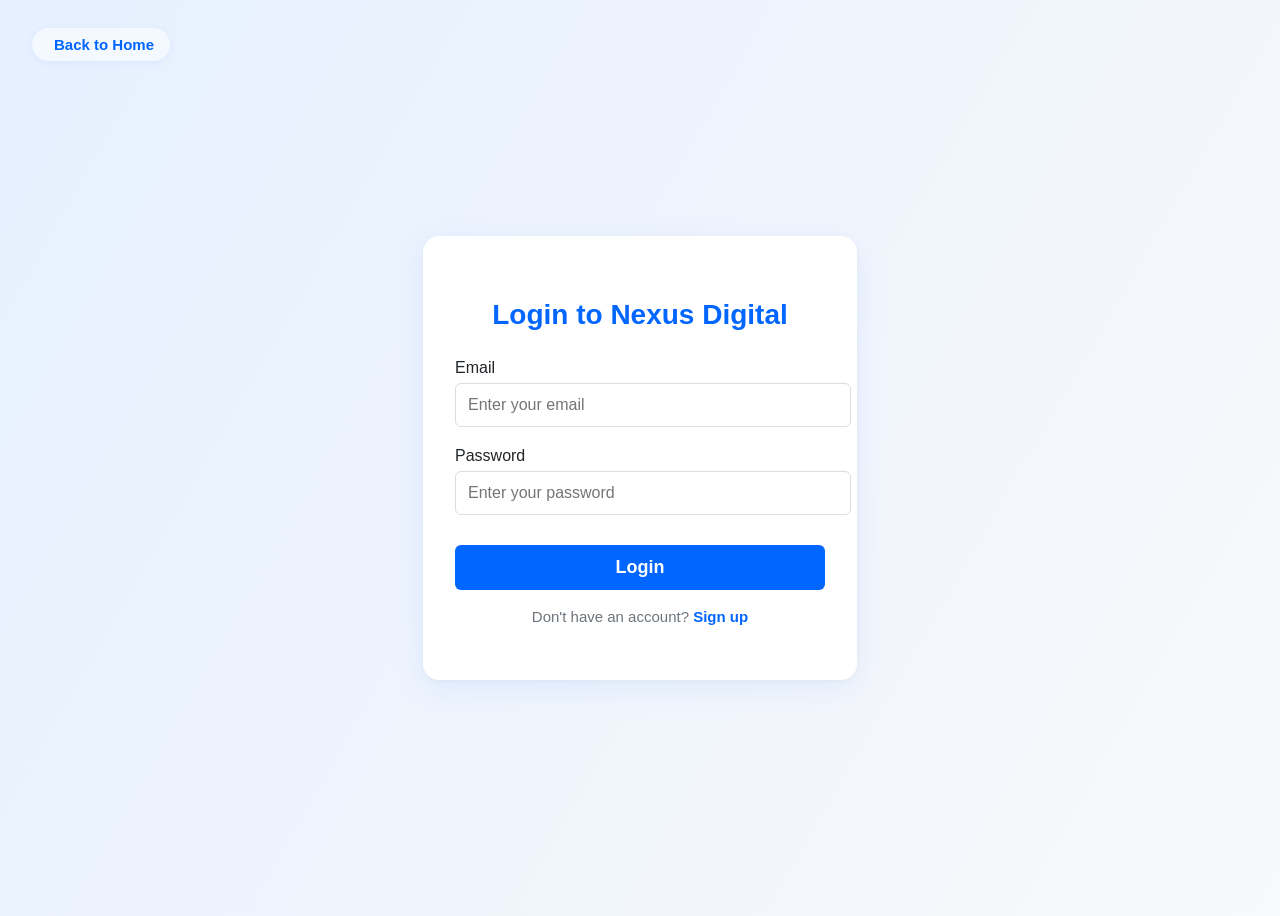
<file: login.html>
<!DOCTYPE html>
<html lang="en">

<head>
  <meta charset="UTF-8">
  <meta name="viewport" content="width=device-width, initial-scale=1.0">
  <title>Login | Nexus Digital</title>
  <link rel="stylesheet" href="login.css">
</head>

<body>
  <a href="index.html" class="back-home"><i class="fas fa-arrow-left"></i> Back to Home</a>
  <div class="login-container">
    <h2>Login to Nexus Digital</h2>
    <form>
      <div class="form-group">
        <label for="email">Email</label>
        <input type="email" id="email" name="email" placeholder="Enter your email" required>
      </div>
      <div class="form-group">
        <label for="password">Password</label>
        <input type="password" id="password" name="password" placeholder="Enter your password" required>
      </div>
      <button type="submit" class="login-btn">Login</button>
    </form>
    <p class="switch-link">Don't have an account? <a href="signup.html">Sign up</a></p>
  </div>
  <script>
    document.querySelector("form").addEventListener("submit", async (e) => {
      e.preventDefault();

      const email = document.querySelector("input[name='email']").value;
      const password = document.querySelector("input[name='password']").value;

      try {
        const res = await fetch("http://localhost:5000/api/auth/login", {
          method: "POST",
          headers: {
            "Content-Type": "application/json",
          },
          body: JSON.stringify({ email, password }),
        });

        const data = await res.json();

        if (res.status === 200) {
          alert("Login successful! Welcome " + data.user.name);
          localStorage.setItem("nexusUser", JSON.stringify(data.user));
          window.location.href = "index.html"; // or dashboard.html
        }
        else {
          alert(data.message || "Login failed");
        }
      } catch (err) {
        alert("Error: Could not log in");
        console.error(err);
      }
    });
  </script>

</body>

</html>
</file>
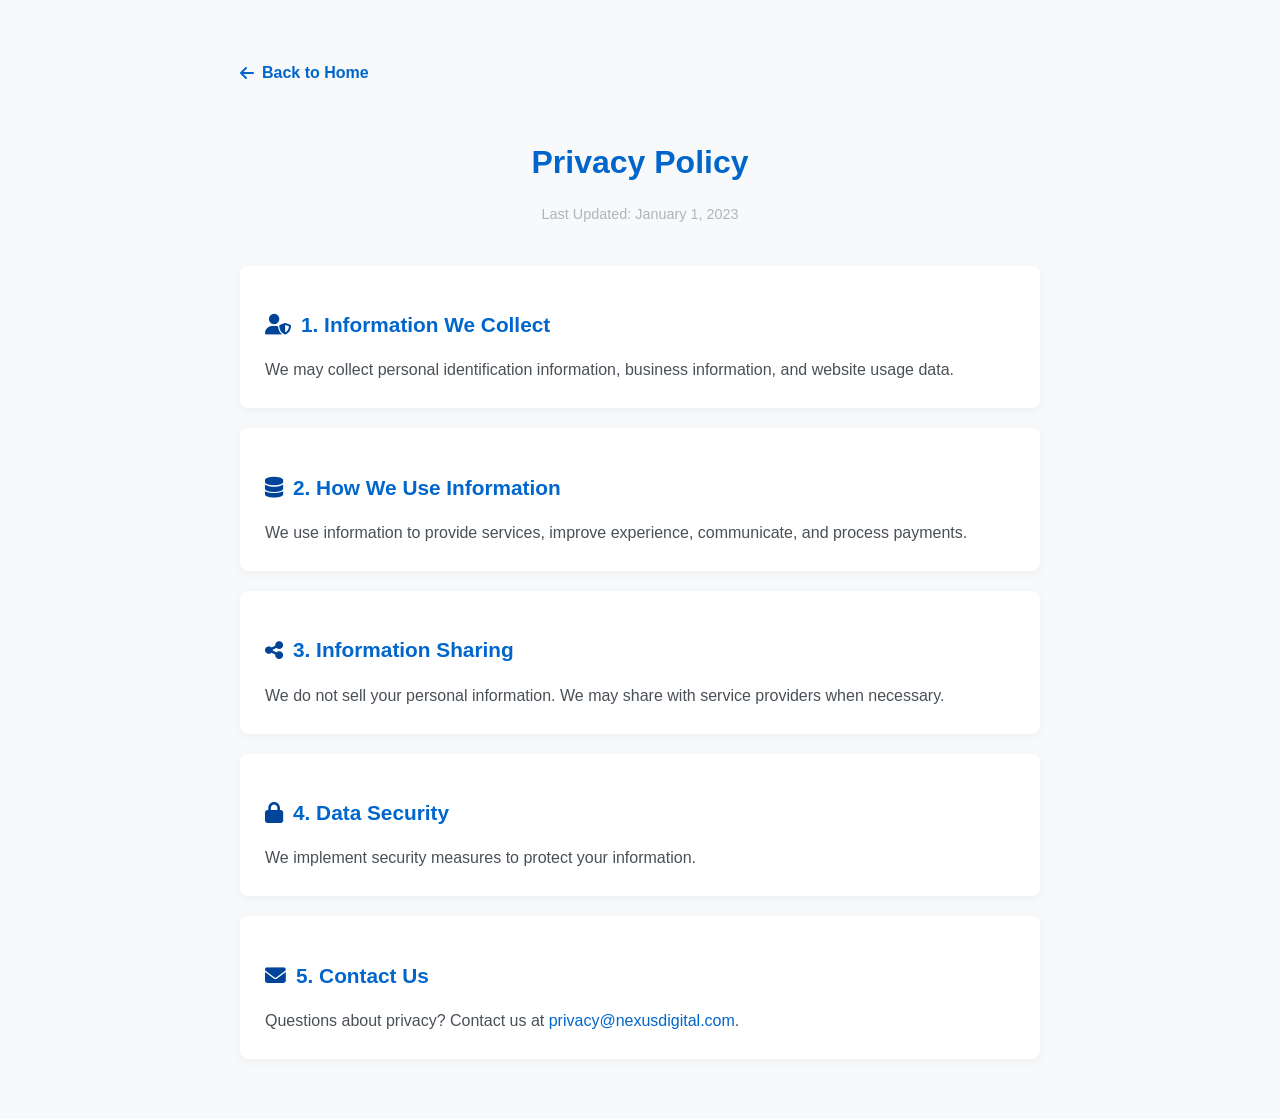
<file: privacy.html>
<!DOCTYPE html>
<html lang="en">
<head>
    <meta charset="UTF-8">
    <meta name="viewport" content="width=device-width, initial-scale=1.0">
    <title>Privacy Policy | Digital Marketing Agency</title>
    <link rel="stylesheet" href="privacy.css">
    <link rel="stylesheet" href="https://cdnjs.cloudflare.com/ajax/libs/font-awesome/6.4.0/css/all.min.css">
</head>
<body>
    <div class="legal-container">
        <a href="index.html" class="back-home">
            <i class="fas fa-arrow-left"></i> Back to Home
        </a>
        
        <div class="legal-header">
            <h1>Privacy Policy</h1>
            <p class="last-updated">Last Updated: January 1, 2023</p>
        </div>
        
        <div class="legal-content">
            <div class="legal-card">
                <h2><i class="fas fa-user-shield"></i> 1. Information We Collect</h2>
                <p>We may collect personal identification information, business information, and website usage data.</p>
            </div>

            <div class="legal-card">
                <h2><i class="fas fa-database"></i> 2. How We Use Information</h2>
                <p>We use information to provide services, improve experience, communicate, and process payments.</p>
            </div>

            <div class="legal-card">
                <h2><i class="fas fa-share-alt"></i> 3. Information Sharing</h2>
                <p>We do not sell your personal information. We may share with service providers when necessary.</p>
            </div>

            <div class="legal-card">
                <h2><i class="fas fa-lock"></i> 4. Data Security</h2>
                <p>We implement security measures to protect your information.</p>
            </div>

            <div class="legal-card">
                <h2><i class="fas fa-envelope"></i> 5. Contact Us</h2>
                <p>Questions about privacy? Contact us at <a href="mailto:privacy@nexusdigital.com">privacy@nexusdigital.com</a>.</p>
            </div>
        </div>
    </div>
</body>
</html>
</file>
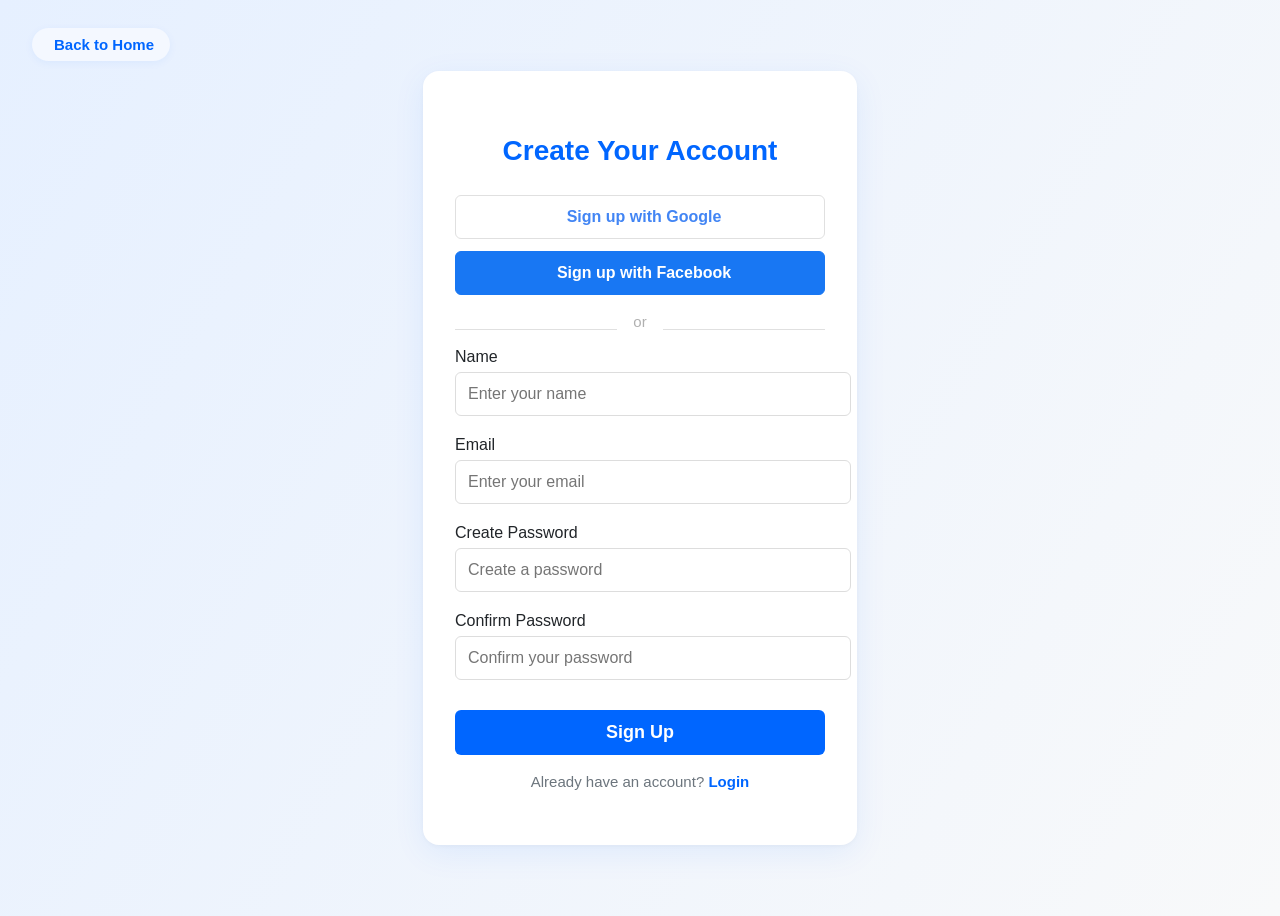
<file: signup.html>
<!DOCTYPE html>
<html lang="en">
<head>
    <meta charset="UTF-8">
    <meta name="viewport" content="width=device-width, initial-scale=1.0">
    <title>Sign Up | Nexus Digital</title>
    <link rel="stylesheet" href="signup.css">
</head>
<body>
    <a href="index.html" class="back-home"><i class="fas fa-arrow-left"></i> Back to Home</a>
    <div class="signup-container">
        <h2>Create Your Account</h2>
        <div class="social-signup">
            <button class="google-btn" type="button"><i class="fab fa-google"></i> Sign up with Google</button>
            <button class="facebook-btn" type="button"><i class="fab fa-facebook-f"></i> Sign up with Facebook</button>
        </div>
        <div class="divider"><span>or</span></div>
        <form>
            <div class="form-group">
                <label for="name">Name</label>
                <input type="text" id="name" name="name" placeholder="Enter your name" required>
            </div>
            <div class="form-group">
                <label for="email">Email</label>
                <input type="email" id="email" name="email" placeholder="Enter your email" required>
            </div>
            <div class="form-group">
                <label for="password">Create Password</label>
                <input type="password" id="password" name="password" placeholder="Create a password" required>
            </div>
            <div class="form-group">
                <label for="confirm-password">Confirm Password</label>
                <input type="password" id="confirm-password" name="confirmPassword" placeholder="Confirm your password" required>
            </div>
            <button type="submit" class="signup-btn">Sign Up</button>
        </form>
        <p class="switch-link">Already have an account? <a href="login.html">Login</a></p>
    </div>
 <script>
  document.querySelector("form").addEventListener("submit", async (e) => {
    e.preventDefault();

    const name = document.querySelector("input[name='name']").value;
    const email = document.querySelector("input[name='email']").value;
    const password = document.querySelector("input[name='password']").value;
    const confirmPassword = document.querySelector("input[name='confirmPassword']").value;

    if (password !== confirmPassword) {
      alert("Passwords do not match");
      return;
    }

    try {
      const res = await fetch("http://localhost:5000/api/auth/signup", {
        method: "POST",
        headers: {
          "Content-Type": "application/json",
        },
        body: JSON.stringify({ name, email, password }),
      });

      const data = await res.json();
      alert(data.message);

      if (res.status === 201) {
        window.location.href = "login.html"; // redirect to login on success
      }
    } catch (err) {
      alert("Error: Could not sign up");
      console.error(err);
    }
  });
</script>

</body>
</html>
</file>
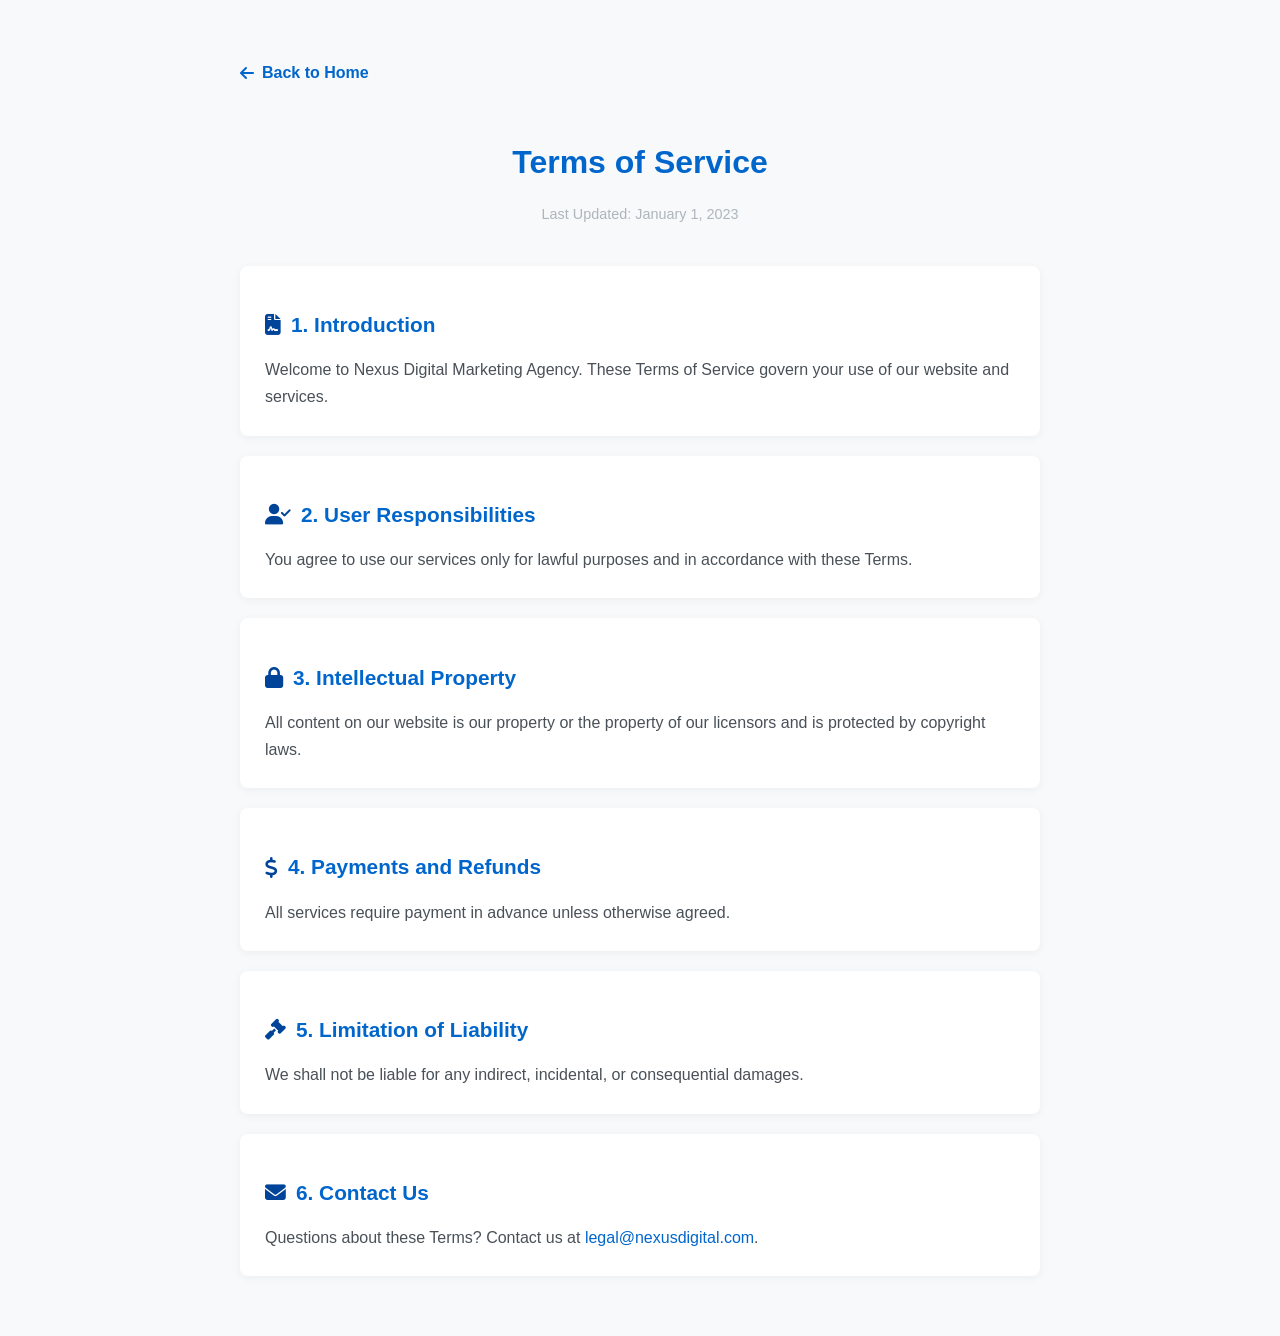
<file: terms.html>
<!DOCTYPE html>
<html lang="en">
<head>
    <meta charset="UTF-8">
    <meta name="viewport" content="width=device-width, initial-scale=1.0">
    <title>Terms of Service | Digital Marketing Agency</title>
    <link rel="stylesheet" href="terms.css">
    <link rel="stylesheet" href="https://cdnjs.cloudflare.com/ajax/libs/font-awesome/6.4.0/css/all.min.css">
</head>
<body>
    <div class="legal-container">
        <a href="index.html" class="back-home">
            <i class="fas fa-arrow-left"></i> Back to Home
        </a>
        
        <div class="legal-header">
            <h1>Terms of Service</h1>
            <p class="last-updated">Last Updated: January 1, 2023</p>
        </div>
        
        <div class="legal-content">
            <div class="legal-card">
                <h2><i class="fas fa-file-contract"></i> 1. Introduction</h2>
                <p>Welcome to Nexus Digital Marketing Agency. These Terms of Service govern your use of our website and services.</p>
            </div>

            <div class="legal-card">
                <h2><i class="fas fa-user-check"></i> 2. User Responsibilities</h2>
                <p>You agree to use our services only for lawful purposes and in accordance with these Terms.</p>
            </div>

            <div class="legal-card">
                <h2><i class="fas fa-lock"></i> 3. Intellectual Property</h2>
                <p>All content on our website is our property or the property of our licensors and is protected by copyright laws.</p>
            </div>

            <div class="legal-card">
                <h2><i class="fas fa-dollar-sign"></i> 4. Payments and Refunds</h2>
                <p>All services require payment in advance unless otherwise agreed.</p>
            </div>

            <div class="legal-card">
                <h2><i class="fas fa-gavel"></i> 5. Limitation of Liability</h2>
                <p>We shall not be liable for any indirect, incidental, or consequential damages.</p>
            </div>

            <div class="legal-card">
                <h2><i class="fas fa-envelope"></i> 6. Contact Us</h2>
                <p>Questions about these Terms? Contact us at <a href="mailto:legal@nexusdigital.com">legal@nexusdigital.com</a>.</p>
            </div>
        </div>
    </div>
</body>
</html>
</file>
<file: login.css>
body {
    background: linear-gradient(120deg, #e6f0ff 0%, #f8f9fa 100%);
    min-height: 100vh;
    display: flex;
    align-items: center;
    justify-content: center;
    font-family: 'Segoe UI', Tahoma, Geneva, Verdana, sans-serif;
}

.login-container {
    background: #fff;
    padding: 40px 32px;
    border-radius: 16px;
    box-shadow: 0 8px 32px rgba(0, 102, 255, 0.08), 0 1.5px 4px rgba(0,0,0,0.03);
    width: 100%;
    max-width: 370px;
    text-align: center;
}

.login-container h2 {
    margin-bottom: 28px;
    color: #0066ff;
    font-size: 28px;
    font-weight: 700;
}

.form-group {
    margin-bottom: 20px;
    text-align: left;
}

.form-group label {
    display: block;
    margin-bottom: 6px;
    color: #212529;
    font-weight: 500;
}

.form-group input {
    width: 100%;
    padding: 12px;
    border: 1px solid #ddd;
    border-radius: 6px;
    font-size: 16px;
    transition: border 0.3s;
}

.form-group input:focus {
    border-color: #0066ff;
    outline: none;
}

.login-btn {
    width: 100%;
    padding: 12px;
    background: #0066ff;
    color: #fff;
    border: none;
    border-radius: 6px;
    font-size: 18px;
    font-weight: 600;
    cursor: pointer;
    transition: background 0.3s;
    margin-top: 10px;
}

.login-btn:hover {
    background: #0052cc;
}

.switch-link {
    margin-top: 18px;
    color: #6c757d;
    font-size: 15px;
}

.switch-link a {
    color: #0066ff;
    text-decoration: none;
    font-weight: 600;
    transition: color 0.3s;
}

.switch-link a:hover {
    color: #0052cc;
}

.back-home {
    position: absolute;
    top: 28px;
    left: 32px;
    display: flex;
    align-items: center;
    gap: 6px;
    background: #f4f8ff;
    color: #0066ff;
    padding: 8px 16px;
    border-radius: 24px;
    font-size: 15px;
    font-weight: 600;
    text-decoration: none;
    box-shadow: 0 2px 8px rgba(0,102,255,0.06);
    transition: background 0.2s, color 0.2s;
    z-index: 10;
}

.back-home i {
    font-size: 16px;
}

.back-home:hover {
    background: #e6f0ff;
    color: #0052cc;
}

@media (max-width: 500px) {
    .back-home {
        top: 12px;
        left: 10px;
        padding: 6px 10px;
        font-size: 13px;
    }
}
</file>
<file: privacy.css>
:root {
    --primary-color: #0066cc;
    --primary-dark: #004499;
    --light-color: #f8f9fa;
    --medium-gray: #adb5bd;
    --dark-gray: #495057;
    --border-radius: 8px;
    --transition: all 0.3s ease;
}

body {
    font-family: 'Segoe UI', Tahoma, Geneva, Verdana, sans-serif;
    background-color: var(--light-color);
    color: #333;
    line-height: 1.6;
    padding: 0;
    margin: 0;
}

.legal-container {
    max-width: 800px;
    margin: 40px auto;
    padding: 20px;
}

.back-home {
    display: inline-flex;
    align-items: center;
    gap: 8px;
    color: var(--primary-color);
    text-decoration: none;
    font-weight: 600;
    margin-bottom: 30px;
    transition: var(--transition);
}

.back-home:hover {
    color: var(--primary-dark);
    transform: translateX(-5px);
}

.legal-header {
    text-align: center;
    margin-bottom: 40px;
}

.legal-header h1 {
    color: var(--primary-color);
    margin-bottom: 10px;
}

.last-updated {
    color: var(--medium-gray);
    font-size: 0.9rem;
}

.legal-content {
    display: flex;
    flex-direction: column;
    gap: 20px;
}

.legal-card {
    background: white;
    border-radius: var(--border-radius);
    padding: 25px;
    box-shadow: 0 2px 10px rgba(0, 0, 0, 0.05);
    transition: var(--transition);
}

.legal-card:hover {
    transform: translateY(-3px);
    box-shadow: 0 5px 15px rgba(0, 0, 0, 0.1);
}

.legal-card h2 {
    color: var(--primary-color);
    margin-bottom: 15px;
    font-size: 1.3rem;
    display: flex;
    align-items: center;
    gap: 10px;
}

.legal-card h2 i {
    color: var(--primary-dark);
}

.legal-card p {
    color: var(--dark-gray);
    margin: 0;
    line-height: 1.7;
}

.legal-card a {
    color: var(--primary-color);
    text-decoration: none;
    font-weight: 500;
}

.legal-card a:hover {
    text-decoration: underline;
}

@media (max-width: 768px) {
    .legal-container {
        margin: 20px;
        padding: 15px;
    }
    
    .legal-header h1 {
        font-size: 1.8rem;
    }
}
</file>
<file: signup.css>
body {
    background: linear-gradient(120deg, #e6f0ff 0%, #f8f9fa 100%);
    min-height: 100vh;
    display: flex;
    align-items: center;
    justify-content: center;
    font-family: 'Segoe UI', Tahoma, Geneva, Verdana, sans-serif;
}

.signup-container {
    background: #fff;
    padding: 40px 32px;
    border-radius: 16px;
    box-shadow: 0 8px 32px rgba(0, 102, 255, 0.08), 0 1.5px 4px rgba(0,0,0,0.03);
    width: 100%;
    max-width: 370px;
    text-align: center;
}

.signup-container h2 {
    margin-bottom: 28px;
    color: #0066ff;
    font-size: 28px;
    font-weight: 700;
}

.form-group {
    margin-bottom: 20px;
    text-align: left;
}

.form-group label {
    display: block;
    margin-bottom: 6px;
    color: #212529;
    font-weight: 500;
}

.form-group input {
    width: 100%;
    padding: 12px;
    border: 1px solid #ddd;
    border-radius: 6px;
    font-size: 16px;
    transition: border 0.3s;
}

.form-group input:focus {
    border-color: #0066ff;
    outline: none;
}

.signup-btn {
    width: 100%;
    padding: 12px;
    background: #0066ff;
    color: #fff;
    border: none;
    border-radius: 6px;
    font-size: 18px;
    font-weight: 600;
    cursor: pointer;
    transition: background 0.3s;
    margin-top: 10px;
}

.signup-btn:hover {
    background: #0052cc;
}

.switch-link {
    margin-top: 18px;
    color: #6c757d;
    font-size: 15px;
}

.switch-link a {
    color: #0066ff;
    text-decoration: none;
    font-weight: 600;
    transition: color 0.3s;
}

.switch-link a:hover {
    color: #0052cc;
}

.social-signup {
    display: flex;
    flex-direction: column;
    gap: 12px;
    margin-bottom: 18px;
}

.google-btn, .facebook-btn {
    display: flex;
    align-items: center;
    justify-content: center;
    gap: 8px;
    padding: 12px;
    border: none;
    border-radius: 6px;
    font-size: 16px;
    font-weight: 600;
    cursor: pointer;
    transition: background 0.3s, color 0.3s;
}

.google-btn {
    background: #fff;
    color: #4285F4;
    border: 1.5px solid #e0e0e0;
}

.google-btn:hover {
    background: #f1f7ff;
}

.google-btn i {
    color: #EA4335;
    font-size: 18px;
}

.facebook-btn {
    background: #1877f3;
    color: #fff;
    border: 1.5px solid #1877f3;
}

.facebook-btn:hover {
    background: #145db2;
}

.facebook-btn i {
    color: #fff;
    font-size: 18px;
}

.divider {
    display: flex;
    align-items: center;
    text-align: center;
    margin: 18px 0 18px 0;
}

.divider span {
    color: #b0b0b0;
    font-size: 15px;
    padding: 0 16px;
    background: #fff;
    position: relative;
    z-index: 1;
}

.divider:before, .divider:after {
    content: '';
    flex: 1;
    height: 1px;
    background: #e0e0e0;
    position: relative;
    top: 0.5em;
}

.back-home {
    position: absolute;
    top: 28px;
    left: 32px;
    display: flex;
    align-items: center;
    gap: 6px;
    background: #f4f8ff;
    color: #0066ff;
    padding: 8px 16px;
    border-radius: 24px;
    font-size: 15px;
    font-weight: 600;
    text-decoration: none;
    box-shadow: 0 2px 8px rgba(0,102,255,0.06);
    transition: background 0.2s, color 0.2s;
    z-index: 10;
}

.back-home i {
    font-size: 16px;
}

.back-home:hover {
    background: #e6f0ff;
    color: #0052cc;
}

@media (max-width: 500px) {
    .back-home {
        top: 12px;
        left: 10px;
        padding: 6px 10px;
        font-size: 13px;
    }
}
</file>
<file: terms.css>
:root {
    --primary-color: #0066cc;
    --primary-dark: #004499;
    --light-color: #f8f9fa;
    --medium-gray: #adb5bd;
    --dark-gray: #495057;
    --border-radius: 8px;
    --transition: all 0.3s ease;
}

body {
    font-family: 'Segoe UI', Tahoma, Geneva, Verdana, sans-serif;
    background-color: var(--light-color);
    color: #333;
    line-height: 1.6;
    padding: 0;
    margin: 0;
}

.legal-container {
    max-width: 800px;
    margin: 40px auto;
    padding: 20px;
}

.back-home {
    display: inline-flex;
    align-items: center;
    gap: 8px;
    color: var(--primary-color);
    text-decoration: none;
    font-weight: 600;
    margin-bottom: 30px;
    transition: var(--transition);
}

.back-home:hover {
    color: var(--primary-dark);
    transform: translateX(-5px);
}

.legal-header {
    text-align: center;
    margin-bottom: 40px;
}

.legal-header h1 {
    color: var(--primary-color);
    margin-bottom: 10px;
}

.last-updated {
    color: var(--medium-gray);
    font-size: 0.9rem;
}

.legal-content {
    display: flex;
    flex-direction: column;
    gap: 20px;
}

.legal-card {
    background: white;
    border-radius: var(--border-radius);
    padding: 25px;
    box-shadow: 0 2px 10px rgba(0, 0, 0, 0.05);
    transition: var(--transition);
}

.legal-card:hover {
    transform: translateY(-3px);
    box-shadow: 0 5px 15px rgba(0, 0, 0, 0.1);
}

.legal-card h2 {
    color: var(--primary-color);
    margin-bottom: 15px;
    font-size: 1.3rem;
    display: flex;
    align-items: center;
    gap: 10px;
}

.legal-card h2 i {
    color: var(--primary-dark);
}

.legal-card p {
    color: var(--dark-gray);
    margin: 0;
    line-height: 1.7;
}

.legal-card a {
    color: var(--primary-color);
    text-decoration: none;
    font-weight: 500;
}

.legal-card a:hover {
    text-decoration: underline;
}

@media (max-width: 768px) {
    .legal-container {
        margin: 20px;
        padding: 15px;
    }
    
    .legal-header h1 {
        font-size: 1.8rem;
    }
}
</file>
